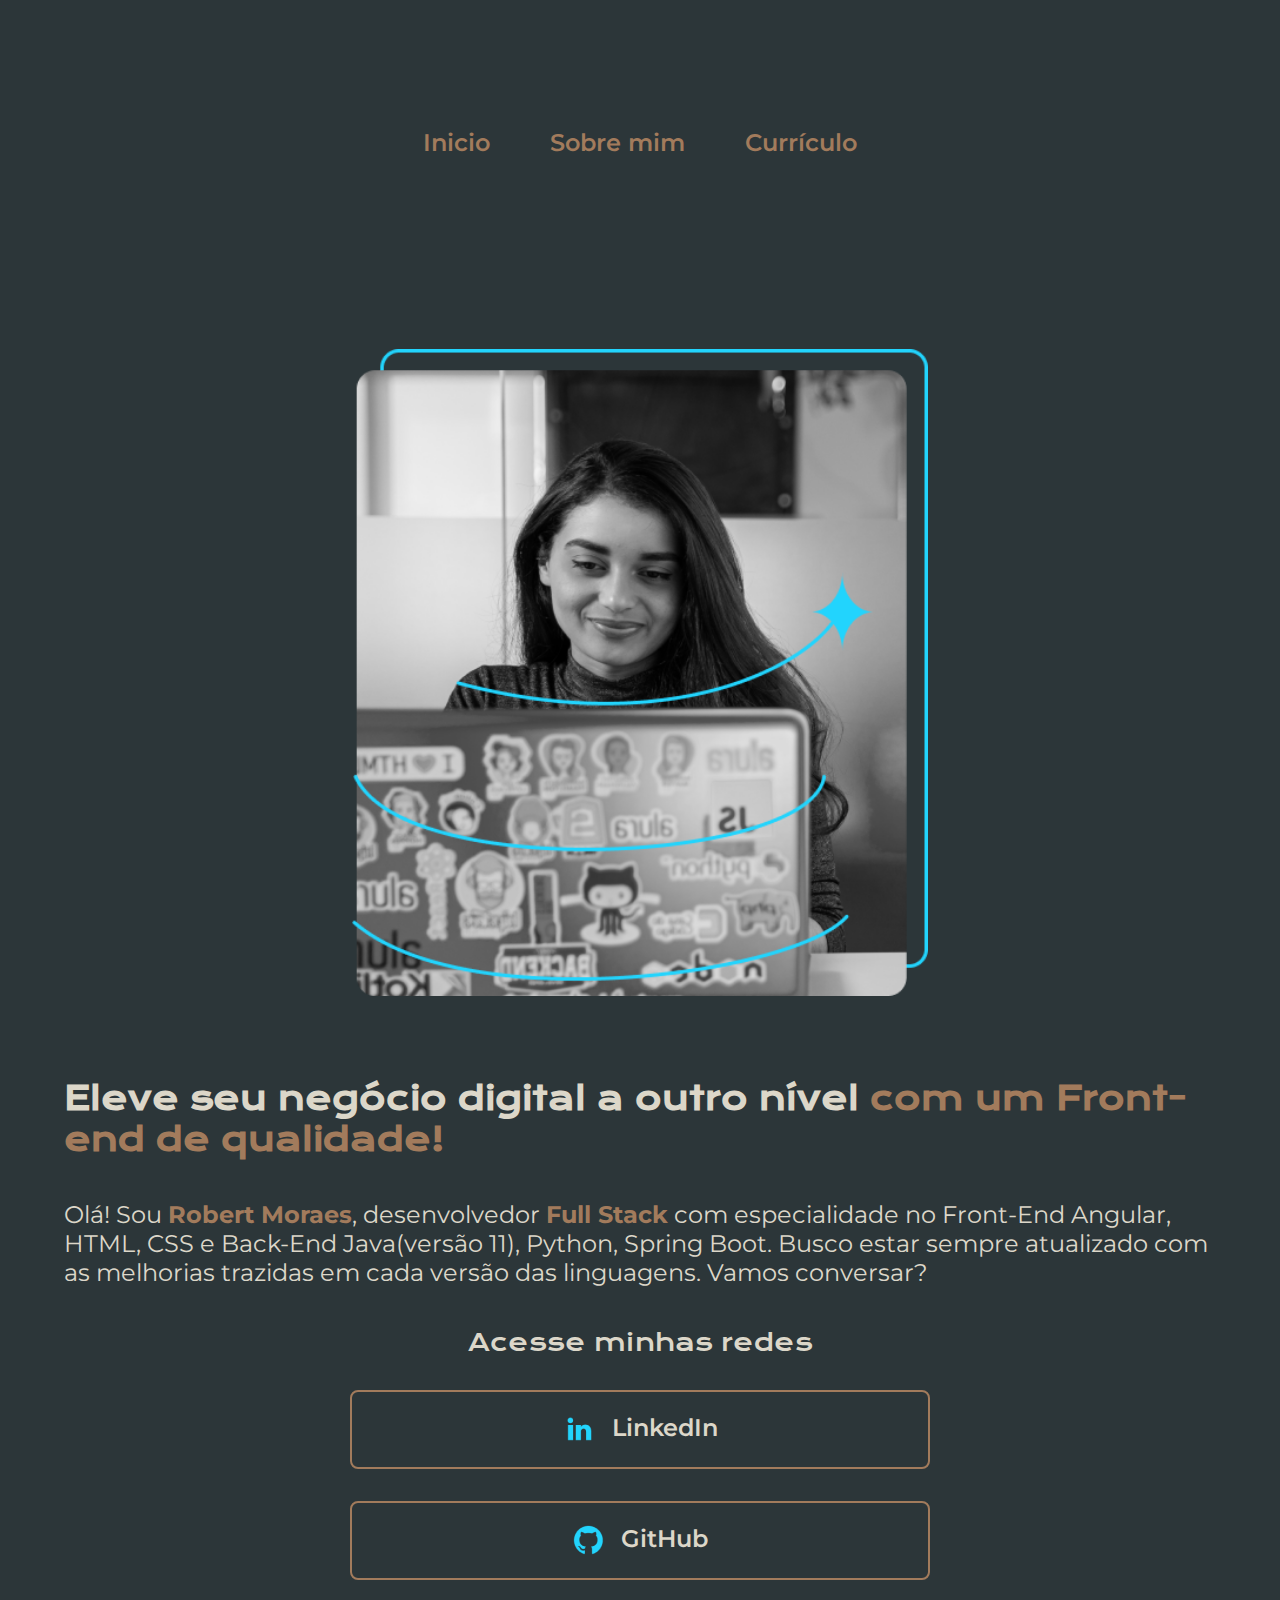
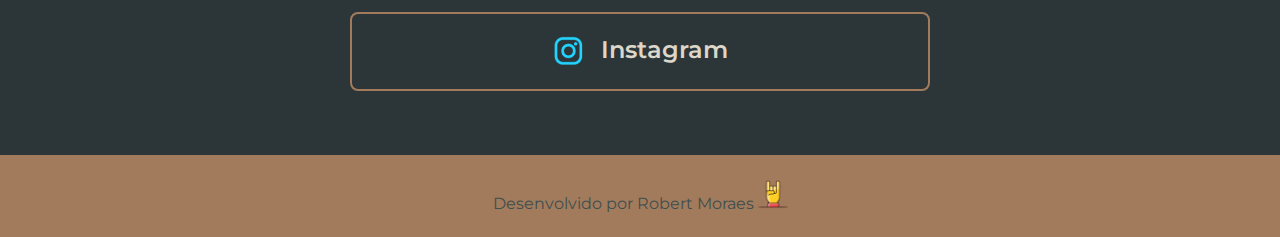
<file: projeto-frontend/index.html>
<!DOCTYPE html>
<html lang="pt-br">

<head>
    <meta charset="UTF-8">
    <meta http-equiv="X-UA-Compatible" content="IE=edge">
    <meta name="viewport" content="width=device-width, initial-scale=1.0">
    <link rel="icon" href="./assets/rock-on.png" type="image/png">
    <title>Inicio</title>
    <link rel="stylesheet" href="styles/style.css">
</head>

<body>
    <header class="cabecalho">
        <nav class="cabecalho__menu">
            <a class="cabecalho__menu__link" href="index.html">Inicio</a>
            <a class="cabecalho__menu__link" href="about.html">Sobre mim</a>
            <a class="cabecalho__menu__link" href="curriculo.html">Currículo</a>
        </nav>
    </header>
    <main class="apresentacao">
        <section class="apresentacao__conteudo">
            <h1 class="apresentacao__conteudo_titulo">Eleve seu negócio digital a outro nível <strong
                    class="titulo-destaque">com um Front-end de
                    qualidade!</strong></h1>
            <p class="apresentacao__conteudo__texto">Olá! Sou <b>Robert Moraes</b>, desenvolvedor <b>Full Stack</b> com especialidade
                no Front-End Angular, HTML, CSS e Back-End Java(versão 11), Python, Spring Boot. Busco estar sempre atualizado com as
                 melhorias trazidas em cada versão das linguagens. Vamos conversar?</p>
            <div class="apresentacao__links">
                <h2 class="apresentacao__links_subtitulo">Acesse minhas redes</h2>
                <a class="apresentacao__links__navegacao" href="https://www.linkedin.com/in/robertmoraespereira">
                    <img src="assets/linkedin.png" alt="linkedin">
                    LinkedIn</a>
                <a class="apresentacao__links__navegacao" href="https://github.com/RobertMoraes">
                    <img src="assets/github.png" alt="github">
                    GitHub</a>
                <a class="apresentacao__links__navegacao" href="https://www.instagram.com/robert_social/">
                    <img src="assets/instagram.png" alt="github">
                    Instagram</a>
            </div>
        </section>
        <img class="apresentacao__imagem" src="assets/Rectangle 47.png" alt="Imagem">
    </main>
    <footer class="rodape">
        <p>Desenvolvido por Robert Moraes <img class="imagem_rodape" src="assets/rock-on.png" alt="rock-on"></p>
    </footer>
</body>

</html>
</file>
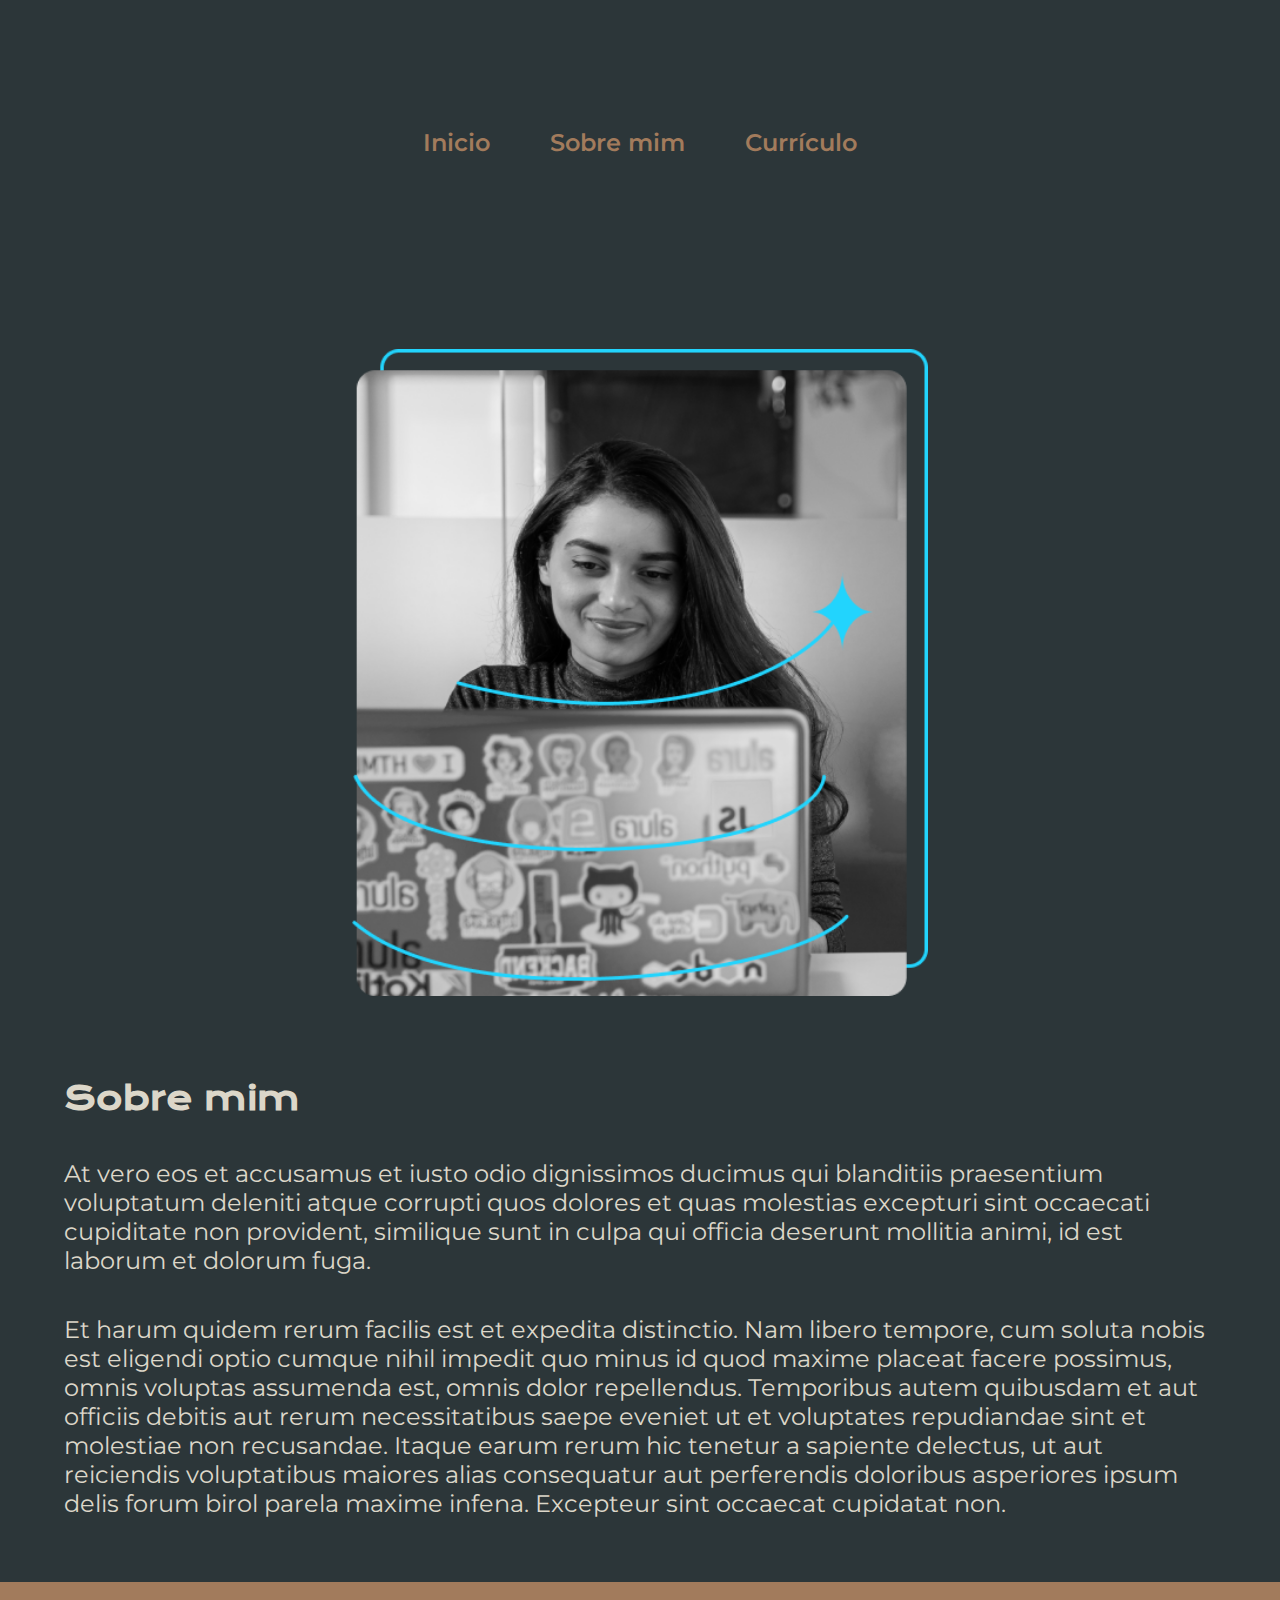
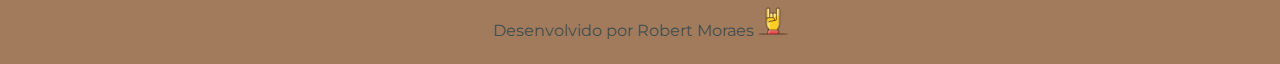
<file: projeto-frontend/about.html>
<!DOCTYPE html>
<html lang="pt-br">
<head>
    <meta charset="UTF-8">
    <meta http-equiv="X-UA-Compatible" content="IE=edge">
    <meta name="viewport" content="width=device-width, initial-scale=1.0">
    <link rel="icon" href="./assets/rock-on.png" type="image/png">
    <title>Sobre mim</title>
    <link rel="stylesheet" href="styles/style.css">
</head>
<body>
    <header class="cabecalho">
        <nav class="cabecalho__menu">
            <a class="cabecalho__menu__link" href="index.html">Inicio</a>
            <a class="cabecalho__menu__link" href="about.html">Sobre mim</a>
            <a class="cabecalho__menu__link" href="curriculo.html">Currículo</a>
        </nav>
    </header>
    <main class="apresentacao">
        <section class="apresentacao__conteudo">
            <h1 class="apresentacao__conteudo_titulo">Sobre mim</h1>
            <p class="apresentacao__conteudo__texto">At vero eos et accusamus et iusto odio dignissimos ducimus qui blanditiis praesentium voluptatum deleniti atque corrupti quos dolores et quas molestias excepturi sint occaecati cupiditate non provident, similique sunt in culpa qui officia deserunt mollitia animi, id est laborum et dolorum fuga.</p>
            <p class="apresentacao__conteudo__texto">Et harum quidem rerum facilis est et expedita distinctio. Nam libero tempore, cum soluta nobis est eligendi optio cumque nihil impedit quo minus id quod maxime placeat facere possimus, omnis voluptas assumenda est, omnis dolor repellendus. Temporibus autem quibusdam et aut officiis debitis aut rerum necessitatibus saepe eveniet ut et voluptates repudiandae sint et molestiae non recusandae. Itaque earum rerum hic tenetur a sapiente delectus, ut aut reiciendis voluptatibus maiores alias consequatur aut perferendis doloribus asperiores ipsum delis forum birol parela maxime infena. Excepteur sint occaecat cupidatat non.</p>
        </section>
        <img class="apresentacao__imagem" src="assets/Rectangle 47.png" alt="Imagem">
    </main>
    <footer class="rodape">
        <p>Desenvolvido por Robert Moraes <img class="imagem_rodape" src="assets/rock-on.png" alt="rock-on"></p>
    </footer>
</body>
</html>
</file>
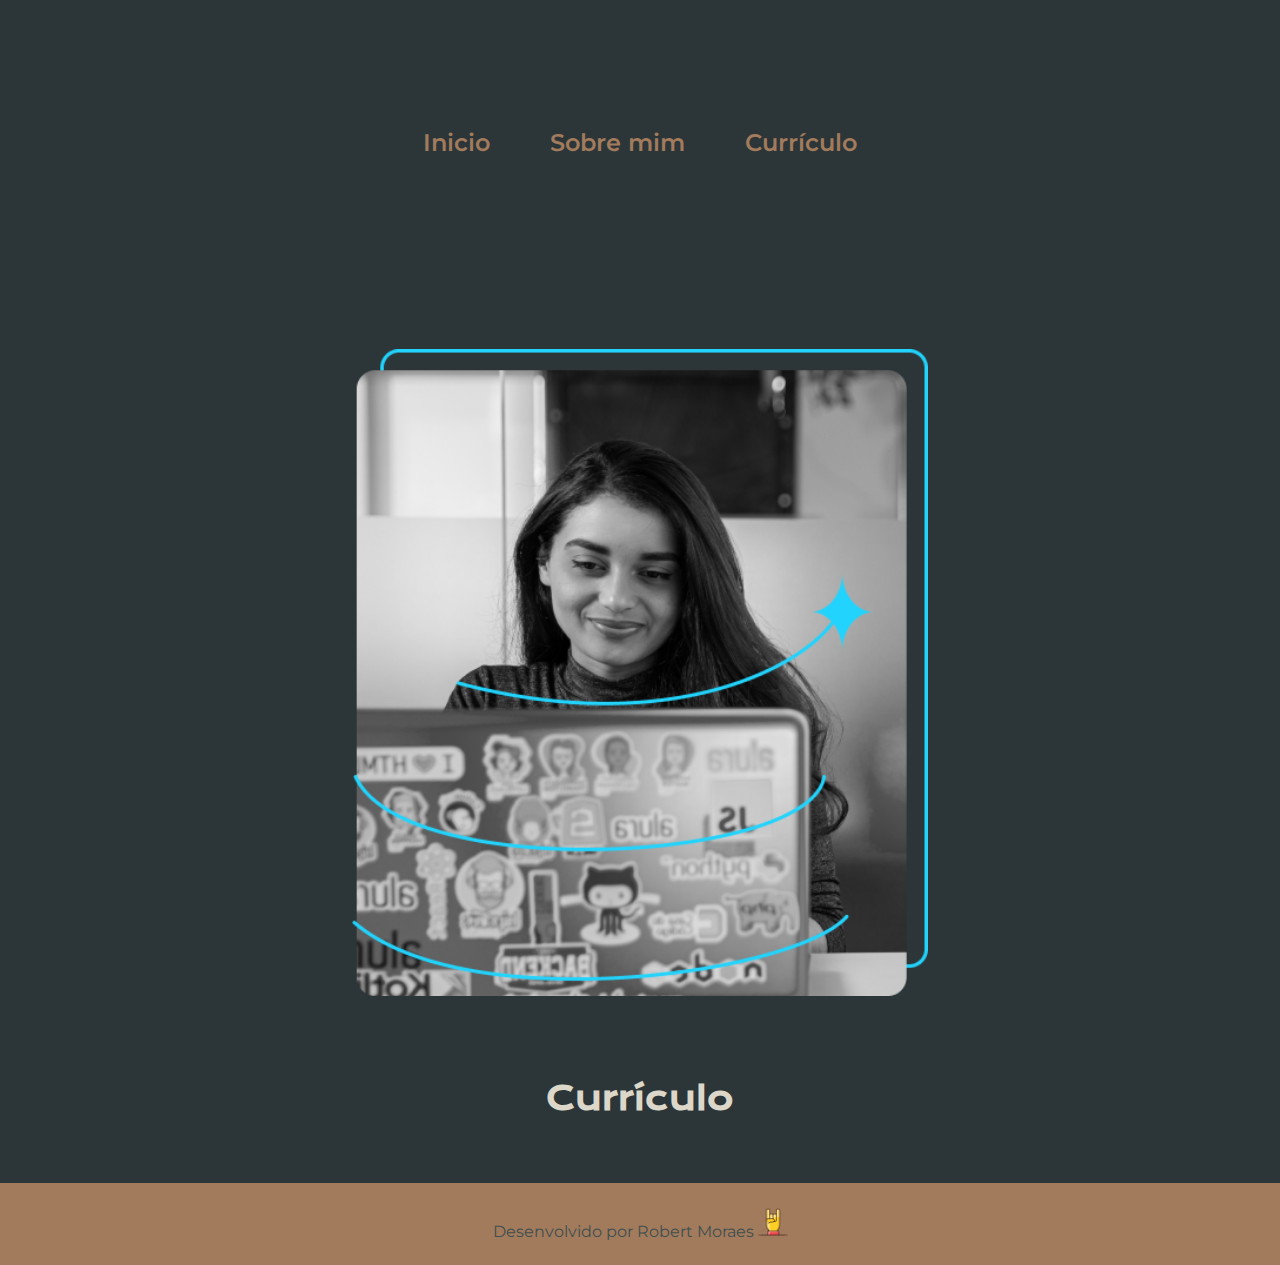
<file: projeto-frontend/curriculo.html>
<!DOCTYPE html>
<html lang="pt-br">
<head>
    <meta charset="UTF-8">
    <meta http-equiv="X-UA-Compatible" content="IE=edge">
    <meta name="viewport" content="width=device-width, initial-scale=1.0">
    <link rel="icon" href="./assets/rock-on.png" type="image/png">
    <title>Currículo</title>
    <link rel="stylesheet" href="styles/style.css">
</head>
<body>
    <header class="cabecalho">
        <nav class="cabecalho__menu">
            <a class="cabecalho__menu__link" href="index.html">Inicio</a>
            <a class="cabecalho__menu__link" href="about.html">Sobre mim</a>
            <a class="cabecalho__menu__link" href="curriculo.html">Currículo</a>
        </nav>
    </header>
    <main class="apresentacao">
        <section class="apresentacao__conteudo">
            <h1 class="apresentacao__conteudo_titulo">Currículo</h1>
        </section>
        <img class="apresentacao__imagem" src="assets/Rectangle 47.png" alt="Imagem">
    </main>
    <footer class="rodape">
        <p>Desenvolvido por Robert Moraes <img class="imagem_rodape" src="assets/rock-on.png" alt="rock-on"></p>
    </footer>    
</body>
</html>
</file>
<file: projeto-frontend/styles/style.css>
@import url('https://fonts.googleapis.com/css2?family=Krona+One&family=Montserrat:wght@400;600&display=swap');

:root{
    --cor-primaria: #000000;
    --cor-secundaria: #f6f6f6;
    --cor-terciaria: #22D4FD;
    --cor-hover: #272727;
    --font-primaria: 'Montserrat', sans-serif;
    --font-secundaria: 'Krona One', sans-serif;
    --font-titulo:2rem;
    --font-texto: 1.5rem;
    --font-rodape: 1rem;
}

* {
    margin: 0;
    padding: 0;
}

body {
    /* height: 100vh; */
    box-sizing: border-box;
    background-color: var(--cor-primaria);
    color: var(--cor-secundaria);
}

.cabecalho{
    padding: 2% 0 0 20%;
}

.cabecalho__menu{
    display: flex;
    gap: 60px;
}

.cabecalho__menu__link{
    color: var(--cor-terciaria);
    font-family: var(--font-primaria);
    font-size: var(--font-texto);
    font-weight: 600;
    text-decoration: none;
}

.apresentacao {
    padding: 5% 20%;
    display: flex;
    align-items: center;
    justify-content: space-between;
    gap: 82px;
}

.apresentacao__conteudo {
    width: 50%;
    display: flex;
    flex-direction: column;
    gap: 40px;
}

.apresentacao__conteudo_titulo{
    font-size: var(--font-titulo);
    font-family: var(--font-secundaria);
}

.titulo-destaque {
    color: var(--cor-terciaria);
}

.apresentacao__conteudo__texto{
    font-size: var(--font-texto);
    font-family: var(--font-primaria);
}

b{
    color: var(--cor-terciaria);
}

.apresentacao__links{
    display: flex;
    flex-direction: column;
    align-items: center;
    justify-content: space-between;
    gap: 32px;
}

.apresentacao__links_subtitulo{
    font-family: var(--font-secundaria);
    font-weight: 400;
    font-size: var(--font-texto);
}

/* Config da tag a dentro da div */
.apresentacao__links__navegacao{
    /* background-color: #22D4FD; */
    display: flex;
    justify-content: center;
    border: 2px solid var(--cor-terciaria);;
    width: 50%;
    text-align: center;
    border-radius: 8px;
    font-size: var(--font-texto);
    font-weight: 600;
    padding: 21.5px 0;
    text-decoration: none;
    color:var(--cor-secundaria);
    font-family: var(--font-primaria);
    gap: 16px;
}

.apresentacao__links__navegacao:hover{
    background-color: var(--cor-hover);
    color: var(--cor-terciaria);;
}

.apresentacao__imagem{
    width: 50%;
}

.rodape{
    display: flex;
    justify-content: center;
    color: var(--cor-hover);
    background-color: var(--cor-terciaria);;
    padding: 24px;
    text-align: center;
    font-family: var(--font-primaria);
    font-size: var(--font-rodape);
    font-weight: 400;
}

.imagem_rodape{
    width: 30px;
    height: 30px;
}

/* Config mobile */
@media (max-width: 1300px){
    :root{
        --cor-primaria: #2C3639;
        --cor-secundaria: #DCD7C9;
        --cor-terciaria: #A27B5C;
        --cor-hover: #3F4E4F;
    }

    .cabecalho{
        padding: 10%;
    }

    .cabecalho__menu{
        justify-content: center;

    }

    .apresentacao{
        flex-direction: column-reverse;
        padding: 5%;
    }

    .apresentacao__conteudo{
        width: auto;
    }
}
</file>
